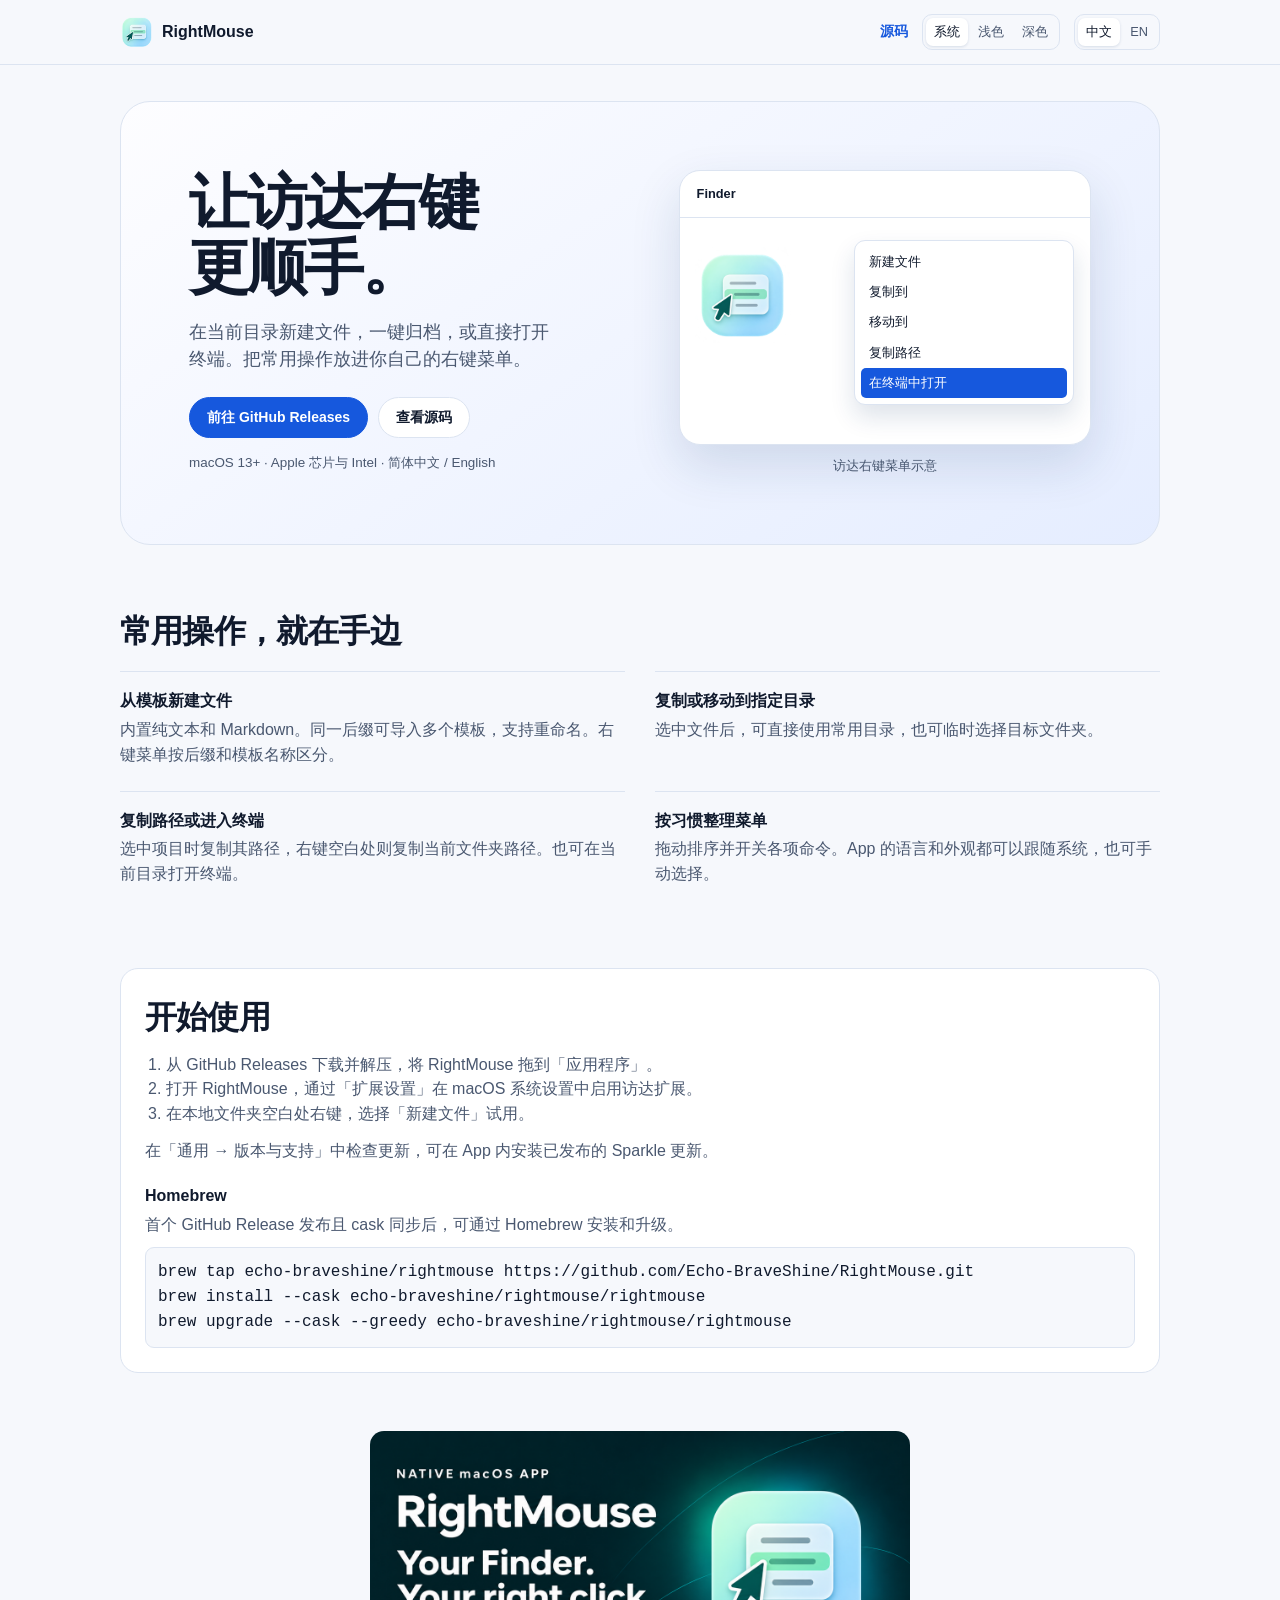
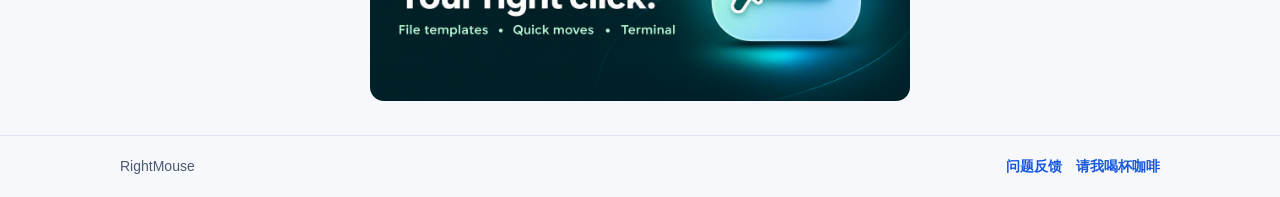
<file: website/index.html>
<!doctype html>
<html lang="zh-CN">
<head>
  <meta charset="utf-8">
  <meta name="viewport" content="width=device-width, initial-scale=1">
  <meta name="description" content="在当前目录新建文件，一键归档，或直接打开终端。把常用操作放进你自己的右键菜单。">
  <title>RightMouse · 让访达右键 更顺手。</title>
  <link rel="icon" href="assets/rightmouse.png" type="image/png">
  <script src="appearance.js"></script>
  <link rel="stylesheet" href="styles.css">
</head>
<body>
  <header>
    <div class="container bar">
      <a class="brand" href="./"><img src="assets/rightmouse.png" alt="">RightMouse</a>
      <nav>
        <a href="https://github.com/Echo-BraveShine/RightMouse">源码</a>
        <div class="theme-switch" role="group" aria-label="网页外观" hidden>
          <button type="button" data-theme-choice="system" aria-pressed="true">系统</button>
          <button type="button" data-theme-choice="light" aria-pressed="false">浅色</button>
          <button type="button" data-theme-choice="dark" aria-pressed="false">深色</button>
        </div>
        <div class="language-switch" role="group" aria-label="语言">
          <a href="./" lang="zh-CN" hreflang="zh-CN" aria-current="page">中文</a>
          <a href="en.html" lang="en" hreflang="en">EN</a>
        </div>
      </nav>
    </div>
  </header>
  <main class="container">
    <section class="hero">
      <div>
        <h1>让访达右键<br>更顺手。</h1>
        <p class="lede">在当前目录新建文件，一键归档，或直接打开终端。把常用操作放进你自己的右键菜单。</p>
        <div class="actions">
          <a class="button primary" href="https://github.com/Echo-BraveShine/RightMouse/releases">前往 GitHub Releases</a>
          <a class="button" href="https://github.com/Echo-BraveShine/RightMouse">查看源码</a>
        </div>
        <small class="requirements">macOS 13+ · Apple 芯片与 Intel · 简体中文 / English</small>
      </div>
      <figure class="preview">
        <div class="preview-window">
          <div class="preview-title">Finder</div>
          <img class="preview-icon" src="assets/rightmouse.png" alt="">
          <ul class="preview-menu">
                <li>新建文件</li>
                <li>复制到</li>
                <li>移动到</li>
                <li>复制路径</li>
                <li class=selected>在终端中打开</li>
          </ul>
        </div>
        <figcaption>访达右键菜单示意</figcaption>
      </figure>
    </section>
    <section>
      <h2>常用操作，就在手边</h2>
      <div class="features">
          <article><h3>从模板新建文件</h3><p>内置纯文本和 Markdown。同一后缀可导入多个模板，支持重命名。右键菜单按后缀和模板名称区分。</p></article>
          <article><h3>复制或移动到指定目录</h3><p>选中文件后，可直接使用常用目录，也可临时选择目标文件夹。</p></article>
          <article><h3>复制路径或进入终端</h3><p>选中项目时复制其路径，右键空白处则复制当前文件夹路径。也可在当前目录打开终端。</p></article>
          <article><h3>按习惯整理菜单</h3><p>拖动排序并开关各项命令。App 的语言和外观都可以跟随系统，也可手动选择。</p></article>
      </div>
    </section>
    <section class="setup">
      <h2>开始使用</h2>
      <ol>
          <li>从 GitHub Releases 下载并解压，将 RightMouse 拖到「应用程序」。</li>
          <li>打开 RightMouse，通过「扩展设置」在 macOS 系统设置中启用访达扩展。</li>
          <li>在本地文件夹空白处右键，选择「新建文件」试用。</li>
      </ol>
      <p class="update-note">在「通用 → 版本与支持」中检查更新，可在 App 内安装已发布的 Sparkle 更新。</p>
      <h3>Homebrew</h3>
      <p>首个 GitHub Release 发布且 cask 同步后，可通过 Homebrew 安装和升级。</p>
      <pre><code>brew tap echo-braveshine/rightmouse https://github.com/Echo-BraveShine/RightMouse.git
brew install --cask echo-braveshine/rightmouse/rightmouse
brew upgrade --cask --greedy echo-braveshine/rightmouse/rightmouse</code></pre>
    </section>
    <figure class="social-preview">
      <img src="assets/social-preview.png" width="1280" height="640" loading="lazy" alt="RightMouse 仓库分享图">
    </figure>
  </main>
  <footer>
    <div class="container bar">
      <span>RightMouse</span>
      <nav>
        <a href="https://github.com/Echo-BraveShine/RightMouse/issues">问题反馈</a>
        <a href="https://buymeacoffee.com/1239383708p">请我喝杯咖啡</a>
      </nav>
    </div>
  </footer>
</body>
</html>
</file>
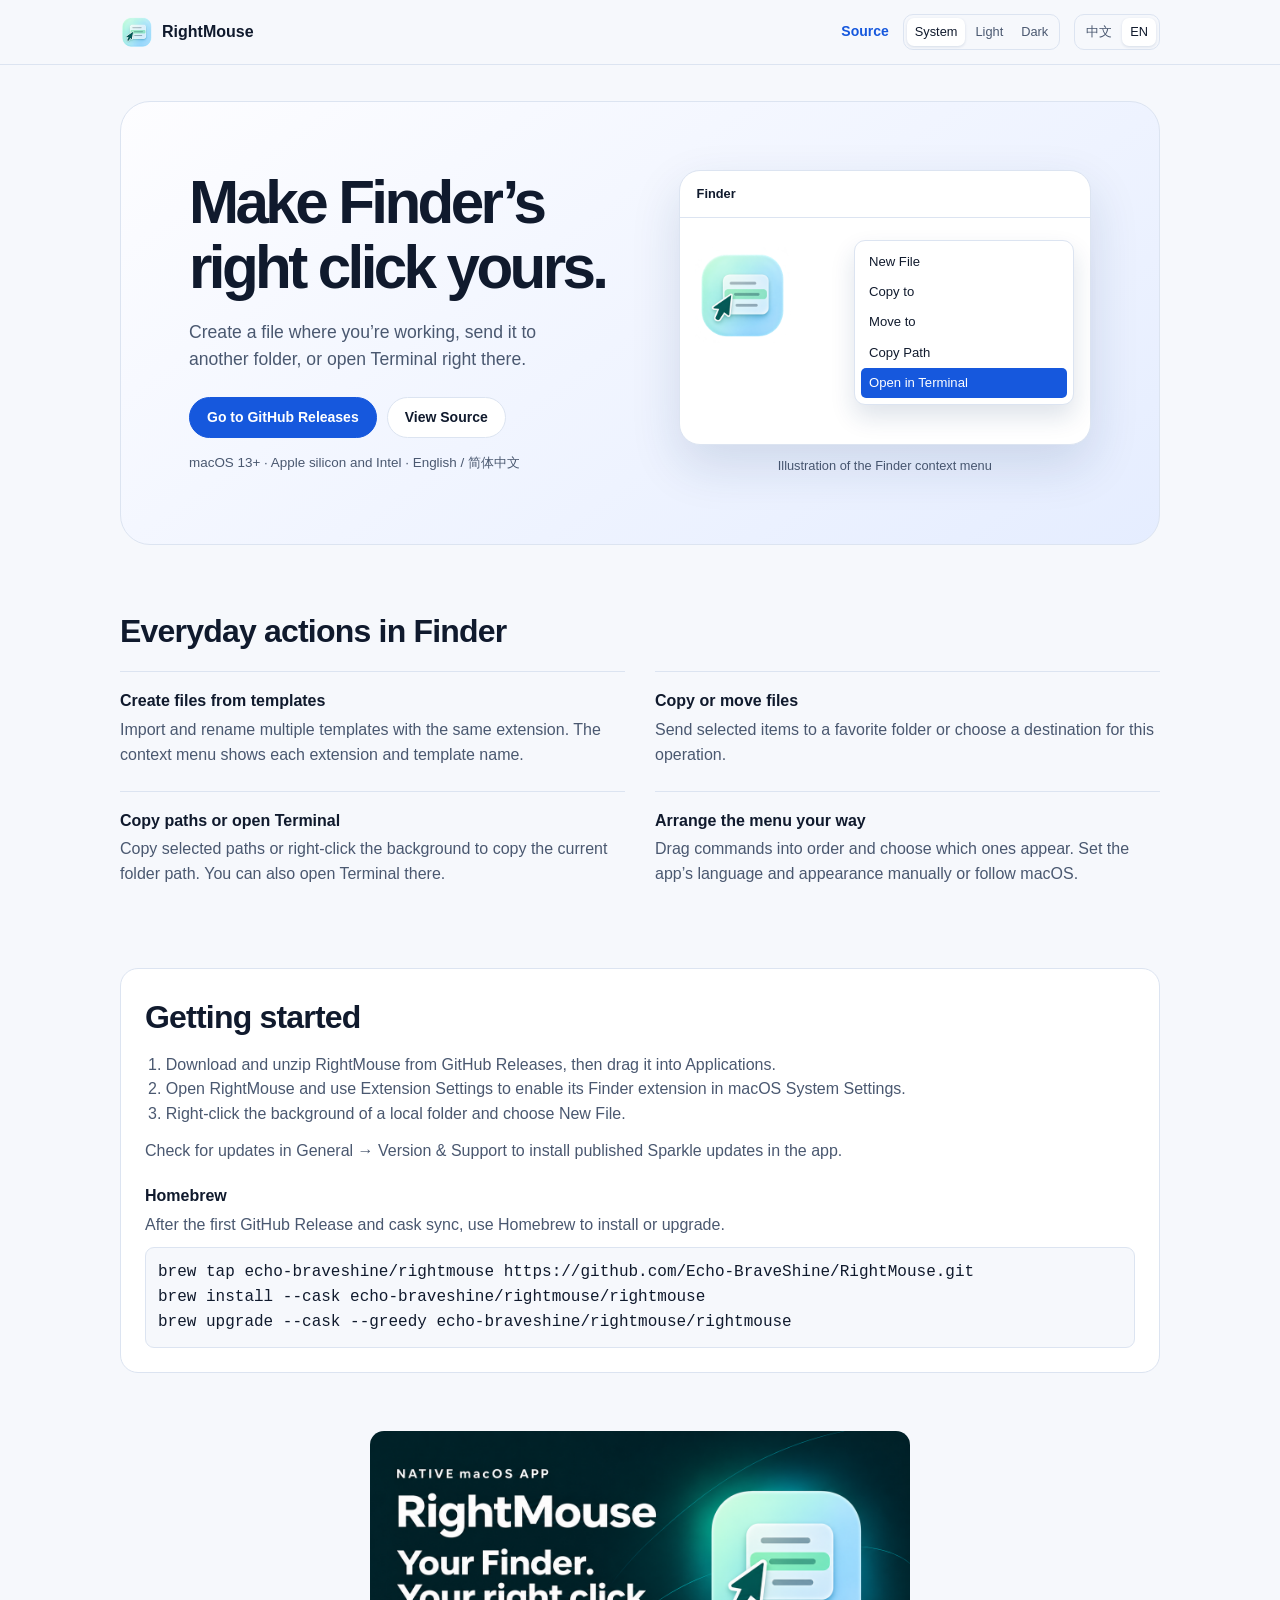
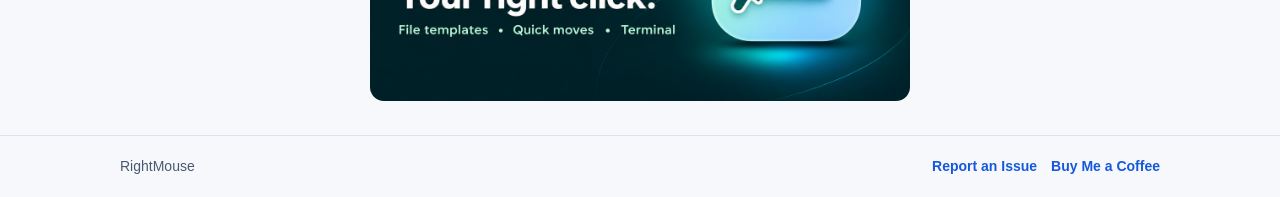
<file: website/en.html>
<!doctype html>
<html lang="en">
<head>
  <meta charset="utf-8">
  <meta name="viewport" content="width=device-width, initial-scale=1">
  <meta name="description" content="Create a file where you’re working, send it to another folder, or open Terminal right there.">
  <title>RightMouse · Make Finder’s right click yours.</title>
  <link rel="icon" href="assets/rightmouse.png" type="image/png">
  <script src="appearance.js"></script>
  <link rel="stylesheet" href="styles.css">
</head>
<body>
  <header>
    <div class="container bar">
      <a class="brand" href="./"><img src="assets/rightmouse.png" alt="">RightMouse</a>
      <nav>
        <a href="https://github.com/Echo-BraveShine/RightMouse">Source</a>
        <div class="theme-switch" role="group" aria-label="Appearance" hidden>
          <button type="button" data-theme-choice="system" aria-pressed="true">System</button>
          <button type="button" data-theme-choice="light" aria-pressed="false">Light</button>
          <button type="button" data-theme-choice="dark" aria-pressed="false">Dark</button>
        </div>
        <div class="language-switch" role="group" aria-label="Language">
          <a href="./" lang="zh-CN" hreflang="zh-CN">中文</a>
          <a href="en.html" lang="en" hreflang="en" aria-current="page">EN</a>
        </div>
      </nav>
    </div>
  </header>
  <main class="container">
    <section class="hero">
      <div>
        <h1>Make Finder’s<br>right click yours.</h1>
        <p class="lede">Create a file where you’re working, send it to another folder, or open Terminal right there.</p>
        <div class="actions">
          <a class="button primary" href="https://github.com/Echo-BraveShine/RightMouse/releases">Go to GitHub Releases</a>
          <a class="button" href="https://github.com/Echo-BraveShine/RightMouse">View Source</a>
        </div>
        <small class="requirements">macOS 13+ · Apple silicon and Intel · English / 简体中文</small>
      </div>
      <figure class="preview">
        <div class="preview-window">
          <div class="preview-title">Finder</div>
          <img class="preview-icon" src="assets/rightmouse.png" alt="">
          <ul class="preview-menu">
                <li>New File</li>
                <li>Copy to</li>
                <li>Move to</li>
                <li>Copy Path</li>
                <li class=selected>Open in Terminal</li>
          </ul>
        </div>
        <figcaption>Illustration of the Finder context menu</figcaption>
      </figure>
    </section>
    <section>
      <h2>Everyday actions in Finder</h2>
      <div class="features">
          <article><h3>Create files from templates</h3><p>Import and rename multiple templates with the same extension. The context menu shows each extension and template name.</p></article>
          <article><h3>Copy or move files</h3><p>Send selected items to a favorite folder or choose a destination for this operation.</p></article>
          <article><h3>Copy paths or open Terminal</h3><p>Copy selected paths or right-click the background to copy the current folder path. You can also open Terminal there.</p></article>
          <article><h3>Arrange the menu your way</h3><p>Drag commands into order and choose which ones appear. Set the app’s language and appearance manually or follow macOS.</p></article>
      </div>
    </section>
    <section class="setup">
      <h2>Getting started</h2>
      <ol>
          <li>Download and unzip RightMouse from GitHub Releases, then drag it into Applications.</li>
          <li>Open RightMouse and use Extension Settings to enable its Finder extension in macOS System Settings.</li>
          <li>Right-click the background of a local folder and choose New File.</li>
      </ol>
      <p class="update-note">Check for updates in General → Version & Support to install published Sparkle updates in the app.</p>
      <h3>Homebrew</h3>
      <p>After the first GitHub Release and cask sync, use Homebrew to install or upgrade.</p>
      <pre><code>brew tap echo-braveshine/rightmouse https://github.com/Echo-BraveShine/RightMouse.git
brew install --cask echo-braveshine/rightmouse/rightmouse
brew upgrade --cask --greedy echo-braveshine/rightmouse/rightmouse</code></pre>
    </section>
    <figure class="social-preview">
      <img src="assets/social-preview.png" width="1280" height="640" loading="lazy" alt="RightMouse social preview">
    </figure>
  </main>
  <footer>
    <div class="container bar">
      <span>RightMouse</span>
      <nav>
        <a href="https://github.com/Echo-BraveShine/RightMouse/issues">Report an Issue</a>
        <a href="https://buymeacoffee.com/1239383708p">Buy Me a Coffee</a>
      </nav>
    </div>
  </footer>
</body>
</html>
</file>
<file: website/styles.css>
:root {
  color-scheme: light dark;
  --background: #f6f8fc;
  --surface: #fff;
  --ink: #101a2d;
  --secondary: #4a5870;
  --line: #dce4f1;
  --accent: #1658dd;
  --hero-start: #fdfdff;
  --hero-end: #e5edff;
  --shadow: #16366824;
  font: 16px/1.55 -apple-system, BlinkMacSystemFont, "Helvetica Neue", sans-serif;
}

:root[data-theme="light"] { color-scheme: light; }
:root[data-theme="dark"] {
  color-scheme: dark;
  --background: #0b111d;
  --surface: #131e31;
  --ink: #f2f6ff;
  --secondary: #b3c0d8;
  --line: #2b3953;
  --accent: #9abaff;
  --hero-start: #142038;
  --hero-end: #182d54;
  --shadow: #0006;
}
@media (prefers-color-scheme: dark) {
  :root:not([data-theme]) {
    color-scheme: dark;
    --background: #0b111d;
    --surface: #131e31;
    --ink: #f2f6ff;
    --secondary: #b3c0d8;
    --line: #2b3953;
    --accent: #9abaff;
    --hero-start: #142038;
    --hero-end: #182d54;
    --shadow: #0006;
  }
}

* { box-sizing: border-box; }
body { margin: 0; background: var(--background); color: var(--ink); }
a { color: var(--accent); text-underline-offset: .22em; }
a:focus-visible { outline: 3px solid var(--accent); outline-offset: 4px; }
.container { max-width: 1160px; margin-inline: auto; padding-inline: clamp(20px, 5vw, 60px); }
header, footer { border-block-end: 1px solid var(--line); }
.bar, .brand, nav { display: flex; align-items: center; gap: 18px; }
.bar { justify-content: space-between; flex-wrap: wrap; padding-block: 14px; }
.brand { gap: 8px; color: var(--ink); font-weight: 700; text-decoration: none; }
.brand img { display: block; width: 34px; height: 34px; }
nav a { text-decoration: none; font-size: .875rem; font-weight: 600; }
.hero { display: grid; grid-template-columns: 1.1fr 1fr; gap: 36px; align-items: center; margin-block: 36px 62px; padding: clamp(26px, 5.5vw, 68px); border: 1px solid var(--line); border-radius: 30px; background: linear-gradient(145deg, var(--hero-start), var(--hero-end)); }
h1, h2, h3, p { margin: 0; }
h1 { font-size: clamp(2.35rem, 4.7vw, 4.3rem); line-height: 1.08; letter-spacing: -.06em; }
h1:lang(zh-CN) { letter-spacing: -.04em; }
h2 { font-size: clamp(1.45rem, 3vw, 2rem); letter-spacing: -.025em; }
.lede { margin-block: 18px 23px; max-width: 37ch; color: var(--secondary); font-size: 1.1rem; }
.actions { display: flex; flex-wrap: wrap; gap: 10px; }
.button { display: inline-block; border: 1px solid var(--line); border-radius: 999px; padding: 9px 17px; background: var(--surface); color: var(--ink); font-weight: 650; font-size: .875rem; text-decoration: none; }
.button.primary { background: #1658dd; border-color: #1658dd; color: white; }
.requirements { display: block; margin-top: 15px; color: var(--secondary); font-size: .84rem; }
.preview { margin: 0; }
.preview-window { position: relative; min-height: 275px; border-radius: 21px; border: 1px solid var(--line); background: var(--surface); box-shadow: 0 20px 50px var(--shadow); }
.preview-title { border-bottom: 1px solid var(--line); padding: 13px 17px; font-size: .8rem; font-weight: 650; }
.preview-icon { position: absolute; width: 96px; left: 15px; top: 76px; }
.preview-menu { position: relative; margin: 22px 16px 21px auto; width: min(64%, 220px); padding: 6px; background: var(--surface); border: 1px solid var(--line); border-radius: 11px; box-shadow: 0 12px 25px var(--shadow); list-style: none; font-size: .82rem; }
.preview-menu li { padding: 5px 8px; border-radius: 5px; }
.preview-menu .selected { background: #1658dd; color: #fff; }
figcaption { margin-top: 11px; color: var(--secondary); text-align: center; font-size: .8rem; }
section { margin-block: 0 58px; }
.features { display: grid; grid-template-columns: repeat(2, minmax(0, 1fr)); gap: 0 30px; margin-top: 15px; }
.features article { border-top: 1px solid var(--line); padding-block: 17px 23px; }
h3 { font-size: 1rem; margin-bottom: 4px; }
.features p, .setup p, .setup li { color: var(--secondary); }
.setup { padding: 24px; background: var(--surface); border: 1px solid var(--line); border-radius: 18px; }
.setup ol { margin-block: 10px 0; padding-inline-start: 1.3rem; }
footer { border-block-start: 1px solid var(--line); border-block-end: none; color: var(--secondary); font-size: .875rem; }
footer .bar { padding-block: 20px; }

@media (max-width: 800px) {
  .hero { grid-template-columns: 1fr; }
  .preview { max-width: 470px; width: 100%; }
}

@media (max-width: 520px) {
  .hero { margin-top: 23px; gap: 26px; }
  .features { grid-template-columns: 1fr; }
  .preview-icon { width: 66px; left: 9px; }
  .preview-menu { margin-right: 9px; }
}

.theme-switch, .language-switch {
  display: inline-flex;
  align-items: center;
  gap: 2px;
  padding: 3px;
  border: 1px solid var(--line);
  border-radius: 10px;
}
.theme-switch[hidden] { display: none; }
.theme-switch button, .language-switch a {
  border: 0;
  border-radius: 7px;
  padding: 4px 8px;
  font: inherit;
  font-size: .8rem;
  color: var(--secondary);
  background: transparent;
  cursor: pointer;
}
.theme-switch button[aria-pressed="true"], .language-switch a[aria-current="page"] {
  color: var(--ink);
  background: var(--surface);
  box-shadow: 0 1px 3px var(--shadow);
}
.theme-switch button:focus-visible { outline: 2px solid var(--accent); outline-offset: 2px; }
.bar nav { flex-wrap: wrap; gap: 8px 14px; }
.setup h3 { margin-top: 20px; }
.setup pre {
  margin: 10px 0 0;
  padding: 12px;
  overflow-x: auto;
  border: 1px solid var(--line);
  border-radius: 9px;
  background: var(--background);
}

.update-note { margin-top: 12px; }

.social-preview {
  max-width: 540px;
  margin: 0 auto 34px;
}
.social-preview img {
  display: block;
  width: 100%;
  height: auto;
  border-radius: 14px;
}
</file>
